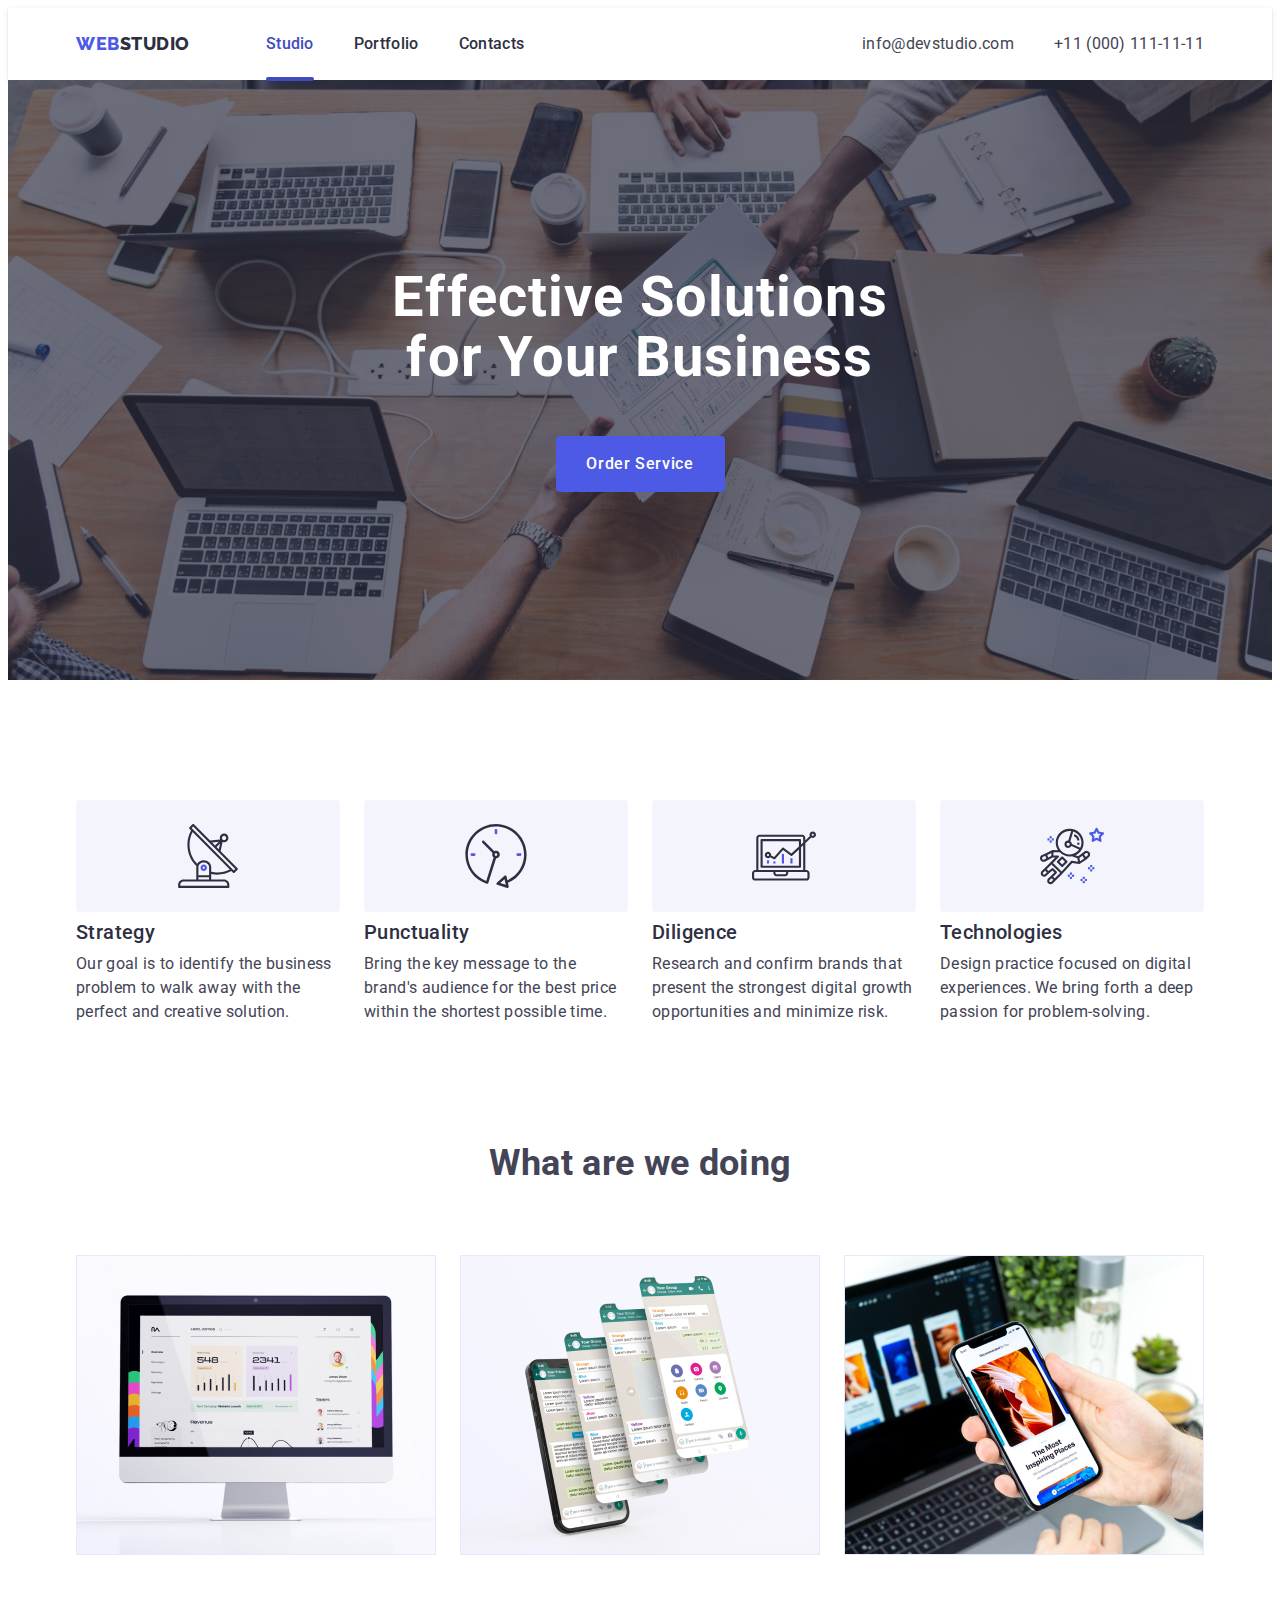
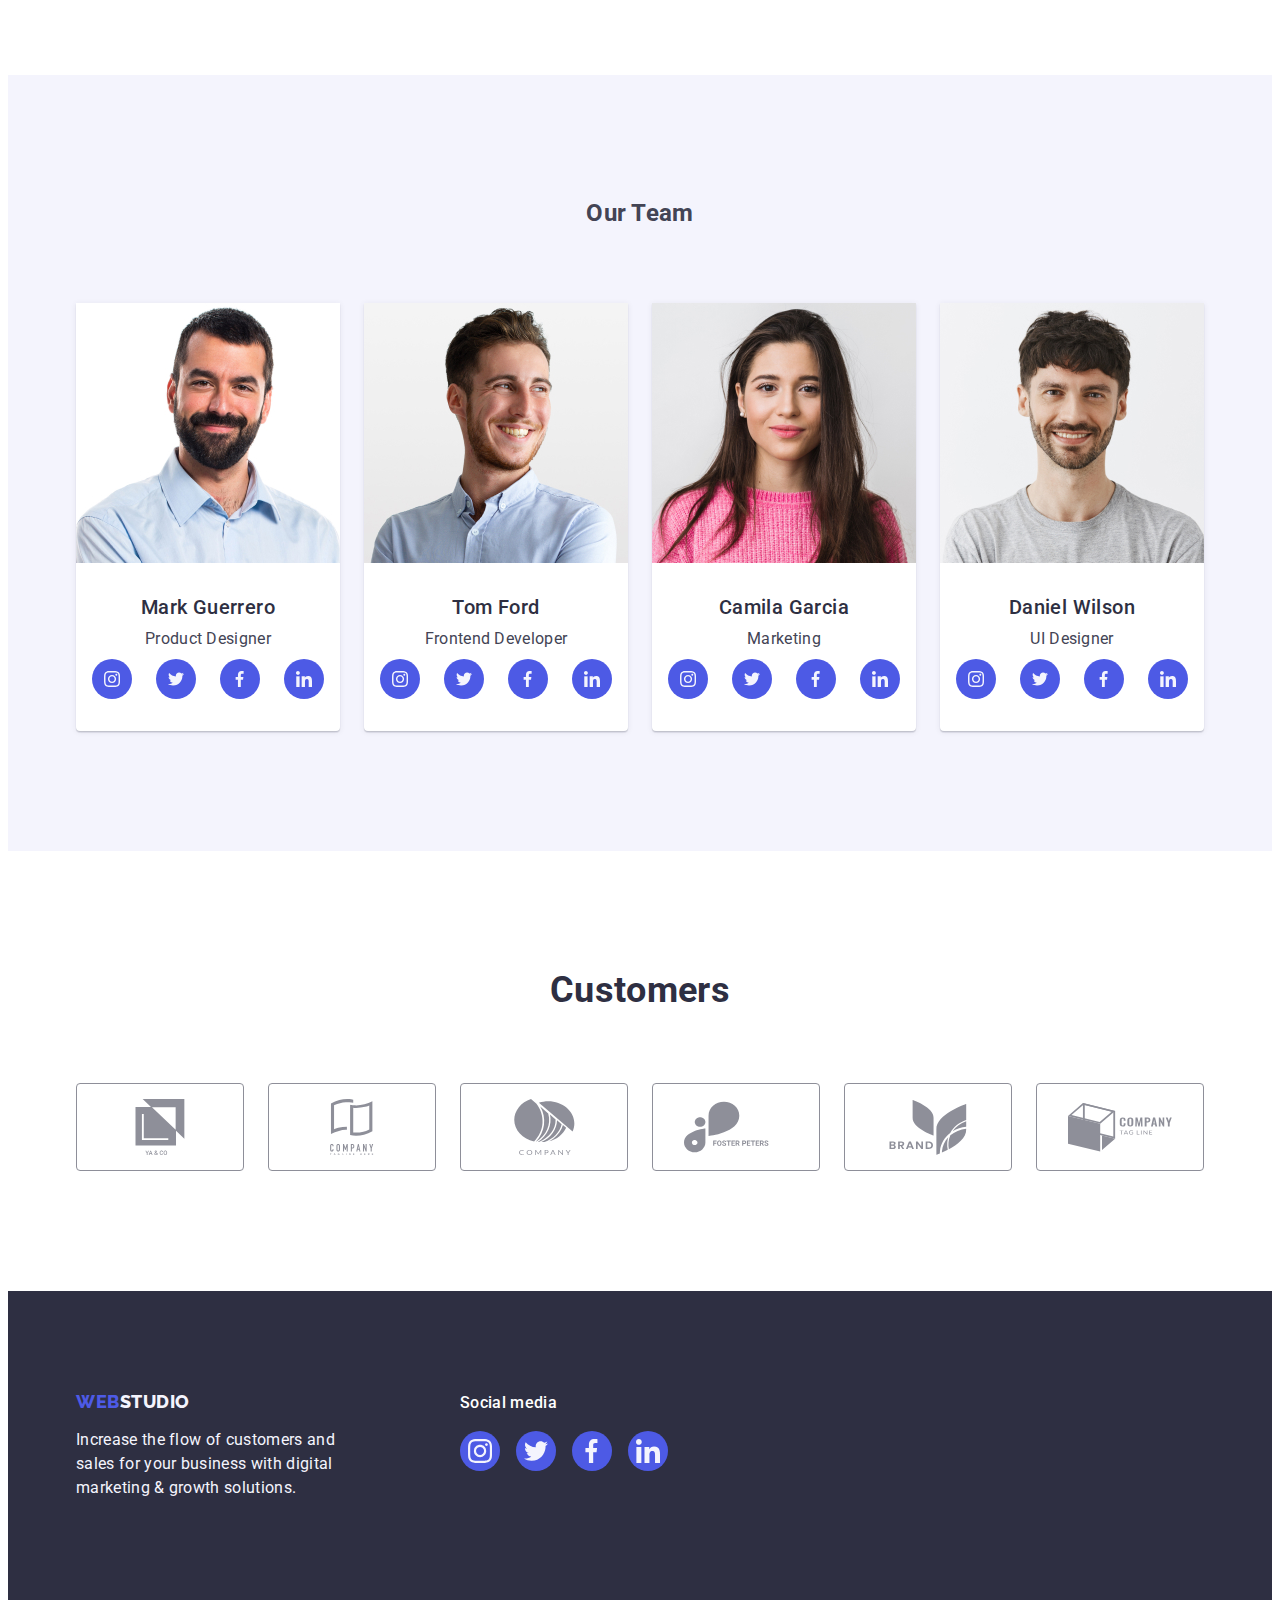
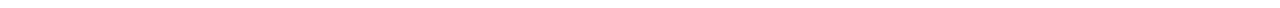
<file: index.html>
<!DOCTYPE html>
<html lang="en">
<head>
    <meta charset="UTF-8">
    <meta http-equiv="X-UA-Compatible" content="IE=edge">
    <meta name="viewport" content="width=device-width, initial-scale=1.0">
    <title>Document</title>
    <link rel="preconnect" href="https://fonts.googleapis.com">
    <link rel="preconnect" href="https://fonts.gstatic.com" crossorigin>
    <link href="https://fonts.googleapis.com/css2?family=Raleway:wght@800&family=Roboto:wght@400;500;700;900&display=swap"
        rel="stylesheet">
    <link rel="stylesheet" href="https://cdnjs.cloudflare.com/ajax/libs/modern-normalize/1.1.0/modern-normalize.min.css"
        integrity="sha512-wpPYUAdjBVSE4KJnH1VR1HeZfpl1ub8YT/NKx4PuQ5NmX2tKuGu6U/JRp5y+Y8XG2tV+wKQpNHVUX03MfMFn9Q=="
        crossorigin="anonymous" referrerpolicy="no-referrer">
    <link rel="stylesheet" href="./css/styles.css">
</head>
<body>
    <!-- Шапка сайта -->
    <header class="header">
        <div class="container header-container">
            <nav class="header-navigation">
                <!-- Логотип -->
                <a href="./index.html" class="header-logo link">
                    Web<span class="header-logo-accent">Studio</span>
                </a>
            
                <ul class="navigation-list list">
                    <li class="navigation-item">
                        <a href="./index.html" class="navigation-link link current">Studio</a>
                    </li>
                    <li class="navigation-item">
                        <a href="./portfolio.html" class="navigation-link link">Portfolio</a>
                    </li>
                    <li class="navigation-item">
                        <a href="" class="navigation-link link">Contacts</a>
                    </li>
                </ul>
            </nav>
            <!--  Контактная информация  -->
            <address class="address">
                <ul class="address-list list">
                    <li><a href="mailto:info@devstudio.com" class="address-link link">info@devstudio.com</a></li>
                    <li><a href="tel:+110001111111" class="address-link link">+11 (000) 111-11-11</a></li>
                </ul>
            </address>
        </div>
          
    </header>

    <main>
        <!-- Главная секция 1-й страницы -->
        <section class="hero">
            <div class="hero-wrap container">
                <h1 class="hero-title">Effective Solutions for Your Business</h1>
                <button data-modal-open type="button" class="hero-button">Order Service</button>
            </div>
        </section>
        
        <!--  Features  -->
        <section class="features-section section">
            <div class="container">
                <h2 class="features-title hidden-title">Features</h2>
                <ul class="features-list list">
                    <li class="features-list-item">
                        <div class="features-icon-wrap">
                            <svg class="features-item-icon" width="64" height="64">
                                <use href="./images/icons.svg#icon-antenna"></use>
                            </svg>
                        </div>
                        <h3 class="features-list-title">Strategy</h3>
                        <p class="features-list-text">Our goal is to identify the business problem to walk away with the perfect and creative solution.</p>
                    </li>
                    <li class="features-list-item">
                        <div class="features-icon-wrap">
                            <svg class="features-item-icon" width="64" height="64">
                                <use href="./images/icons.svg#icon-clock"></use>
                            </svg>
                        </div>                        
                        <h3 class="features-list-title">Punctuality</h3>
                        <p class="features-list-text">Bring the key message to the brand's audience for the best price within the shortest possible time.</p>
                    </li>
                    <li class="features-list-item">
                        <div class="features-icon-wrap">
                            <svg class="features-item-icon" width="64" height="64">
                                <use href="./images/icons.svg#icon-diagram"></use>
                            </svg>
                        </div>                          
                        <h3 class="features-list-title">Diligence</h3>
                        <p class="features-list-text">Research and confirm brands that present the strongest digital growth opportunities and minimize risk.
                        </p>
                    </li>
                    <li class="features-list-item">
                        <div class="features-icon-wrap">
                            <svg class="features-item-icon" width="64" height="64">
                                <use href="./images/icons.svg#icon-astronaut"></use>
                            </svg>
                        </div>
                        <h3 class="features-list-title">Technologies</h3>
                        <p class="features-list-text">Design practice focused on digital experiences. We bring forth a deep passion for problem-solving.</p>
                    </li>
                </ul>
            </div>
        </section>
        <!--  We doing  -->
        <section class="we-doing-section">
            <div class="container">
                <h2 class="we-doing-section-title">What are we doing</h2>
                <ul class="we-doing-list-img list">
                    <li class="we-doing-img">
                        <img src="./images/page-1/img-1.jpg" alt="Computer" width="360">
                    </li>
                    <li class="we-doing-img">
                        <img src="./images/page-1/img-2.jpg" alt="Applications" width="360">
                    </li>
                    <li class="we-doing-img">
                        <img src="./images/page-1/img-3.jpg" alt="Phone" width="360">
                    </li>
                </ul>
            </div>
        </section>
        
        <!--  Team-list  -->
        <section class="team-section section">
            <div class="container">
                <h2 class="team-section-title">Our Team</h2>
                <ul class="team-list list">
                    <li class="team-card-list">
                        <img src="./images/page-1/team-card-1.jpg" alt="Product Designer" width="264">
                        <div class="team-card-wrap">
                            <h3 class="team-card-title">Mark Guerrero</h3>
                            <p class="team-card-text">Product Designer</p>
                            <ul class="team-social-list list">
                                <li class="team-social-item">
                                    <a href="" class="team-social-link link">
                                        <svg class="team-social-icon" width="16" height="16">
                                            <use href="./images/icons.svg#icon-instagram"></use>
                                        </svg> 
                                    </a>
                                </li>
                                <li class="team-social-item">
                                    <a href="" class="team-social-link link">                                    
                                        <svg class="team-social-icon" width="16" height="16">
                                            <use href="./images/icons.svg#icon-twitter"></use>
                                        </svg>
                                    </a>
                                </li>
                                <li class="team-social-item">
                                    <a href="" class="team-social-link link">
                                    <svg class="team-social-icon" width="16" height="16">
                                            <use href="./images/icons.svg#icon-facebook"></use>
                                    </svg>
                                    </a>
                                </li>
                                <li class="team-social-item">
                                    <a href="" class="team-social-link link">
                                    <svg class="team-social-icon" width="16" height="16">
                                            <use href="./images/icons.svg#icon-linkedin"></use>
                                    </svg>
                                    </a>
                                </li>
                            </ul>
                        </div>
                    </li>
                    <li class="team-card-list">
                        <img src="./images/page-1/team-card-2.jpg" alt="Frontend Developer" width="264">
                        <div class="team-card-wrap">
                            <h3 class="team-card-title">Tom Ford</h3>
                            <p class="team-card-text">Frontend Developer</p>
                            <ul class="team-social-list list">
                                <li class="team-social-item">
                                    <a href="" class="team-social-link link">
                                        <svg class="team-social-icon" width="16" height="16">
                                            <use href="./images/icons.svg#icon-instagram"></use>
                                        </svg>
                                    </a>
                                </li>
                                <li class="team-social-item">
                                    <a href="" class="team-social-link link">
                                        <svg class="team-social-icon" width="16" height="16">
                                            <use href="./images/icons.svg#icon-twitter"></use>
                                        </svg>
                                    </a>
                                </li>
                                <li class="team-social-item">
                                    <a href="" class="team-social-link link">
                                        <svg class="team-social-icon" width="16" height="16">
                                            <use href="./images/icons.svg#icon-facebook"></use>
                                        </svg>
                                    </a>
                                </li>
                                <li class="team-social-item">
                                    <a href="" class="team-social-link link">
                                        <svg class="team-social-icon" width="16" height="16">
                                            <use href="./images/icons.svg#icon-linkedin"></use>
                                        </svg>
                                    </a>
                                </li>
                            </ul>
                        </div>
                    </li>
                    <li class="team-card-list">
                        <img src="./images/page-1/team-card-3.jpg" alt="Marketing" width="264">
                        <div class="team-card-wrap">
                            <h3 class="team-card-title">Camila Garcia</h3>
                            <p class="team-card-text">Marketing</p>
                            <ul class="team-social-list list">
                                <li class="team-social-item">
                                    <a href="" class="team-social-link link">
                                        <svg class="team-social-icon" width="16" height="16">
                                            <use href="./images/icons.svg#icon-instagram"></use>
                                        </svg>
                                    </a>
                                </li>
                                <li class="team-social-item">
                                    <a href="" class="team-social-link link">
                                        <svg class="team-social-icon" width="16" height="16">
                                            <use href="./images/icons.svg#icon-twitter"></use>
                                        </svg>
                                    </a>
                                </li>
                                <li class="team-social-item">
                                    <a href="" class="team-social-link link">
                                        <svg class="team-social-icon" width="16" height="16">
                                            <use href="./images/icons.svg#icon-facebook"></use>
                                        </svg>
                                    </a>
                                </li>
                                <li class="team-social-item">
                                    <a href="" class="team-social-link link">
                                        <svg class="team-social-icon" width="16" height="16">
                                            <use href="./images/icons.svg#icon-linkedin"></use>
                                        </svg>
                                    </a>
                                </li>
                            </ul>
                        </div>
                    </li>
                    <li class="team-card-list">
                        <img src="./images/page-1/team-card-4.jpg" alt="UI Designer" width="264">
                        <div class="team-card-wrap">
                            <h3 class="team-card-title">Daniel Wilson</h3>
                            <p class="team-card-text">UI Designer</p>
                            <ul class="team-social-list list">
                                <li class="team-social-item">
                                    <a href="" class="team-social-link link">
                                        <svg class="team-social-icon" width="16" height="16">
                                            <use href="./images/icons.svg#icon-instagram"></use>
                                        </svg>
                                    </a>
                                </li>
                                <li class="team-social-item">
                                    <a href="" class="team-social-link link">
                                        <svg class="team-social-icon" width="16" height="16">
                                            <use href="./images/icons.svg#icon-twitter"></use>
                                        </svg>
                                    </a>
                                </li>
                                <li class="team-social-item">
                                    <a href="" class="team-social-link link">
                                        <svg class="team-social-icon" width="16" height="16">
                                            <use href="./images/icons.svg#icon-facebook"></use>
                                        </svg>
                                    </a>
                                </li>
                                <li class="team-social-item">
                                    <a href="" class="team-social-link link">
                                        <svg class="team-social-icon" width="16" height="16">
                                            <use href="./images/icons.svg#icon-linkedin"></use>
                                        </svg>
                                    </a>
                                </li>
                            </ul>
                        </div>
                    </li>
                </ul>
            </div>
        </section>

        <!--   Клиент - секция -->
        <section class="customers-section section">
            <div class="container">
                <h2 class="customers-section-title">Customers</h2>
                <ul class="customers-section-list list">
                    <li class="customers-section-item">
                        <a href="" class="customers-soc-link">
                            <svg class="customers-soc-icon" width="104" height="56">
                                <use href="./images/icons.svg#icon-group"></use>
                            </svg>
                        </a>
                    </li>
                    <li class="customers-section-item">
                        <a href="" class="customers-soc-link">
                            <svg class="customers-soc-icon" width="104" height="56">
                                <use href="./images/icons.svg#icon-group-1"></use>
                            </svg>
                        </a>
                    </li>
                    <li class="customers-section-item">
                        <a href="" class="customers-soc-link">
                            <svg class="customers-soc-icon" width="104" height="56">
                                <use href="./images/icons.svg#icon-group-2"></use>
                            </svg>
                        </a>
                    </li>
                    <li class="customers-section-item">
                        <a href="" class="customers-soc-link">
                            <svg class="customers-soc-icon" width="104" height="56">
                                <use href="./images/icons.svg#icon-group-3"></use>
                            </svg>
                        </a>
                    </li>
                    <li class="customers-section-item">
                        <a href="" class="customers-soc-link">
                            <svg class="customers-soc-icon" width="104" height="56">
                                <use href="./images/icons.svg#icon-group-4"></use>
                            </svg>
                        </a>
                    </li>
                    <li class="customers-section-item">
                        <a href="" class="customers-soc-link">
                            <svg class="customers-soc-icon" width="104" height="56">
                                <use href="./images/icons.svg#icon-group-5"></use>
                            </svg>
                        </a>
                    </li>
                </ul>
            </div>
        </section>
    </main>
    
    <!--  Футер  -->
    <footer class="footer">
            <div class="container footer-wrap">
                <div class="footer-wrap-left">
                    <a href="./index.html" class="footer-logo-link link">
                        Web<span class="footer-logo-accent">Studio</span>
                    </a>
                    <p class="footer-text">Increase the flow of customers and sales for your business with digital marketing &
                        growth
                        solutions.</p>
                </div>
            
                <div class="footer-wrap-center">
                    <p class="footer-text">Social media</p>
                    <ul class="footer-media-list list">
                        <li class="footer-media-item">
                            <a href="" class="footer-media-link link">
                                <svg class="footer-media-icon" width="24" height="24">
                                    <use href="./images/icons.svg#icon-instagram"></use>
                                </svg>
                            </a>
                        </li>
                        <li class="footer-media-item">
                            <a href="" class="footer-media-link link">
                                <svg class="footer-media-icon" width="24" height="24">
                                    <use href="./images/icons.svg#icon-twitter"></use>
                                </svg>
                            </a>
                        </li>
                        <li class="footer-media-item">
                            <a href="" class="footer-media-link link">
                                <svg class="footer-media-icon" width="24" height="24">
                                    <use href="./images/icons.svg#icon-facebook"></use>
                                </svg>
                            </a>
                        </li>
                        <li class="footer-media-item">
                            <a href="" class="footer-media-link link">
                                <svg class="footer-media-icon" width="24" height="24">
                                    <use href="./images/icons.svg#icon-linkedin"></use>
                                </svg>
                            </a>
                        </li>
                    </ul>
                </div>
            
            </div>
    </footer>

    <div data-modal class="backdrop is-hidden">
        <div class="modal">
            <button data-modal-close type="button" class="modal-close-btn">
                <svg class="cross-icon" width="8" height="8">
                    <use href="./images/icons.svg#icon-close-black" ></use>
                </svg>
            </button>
        </div>
    </div>
    <script src="./js/modal.js"></script>
</body>
</html>
</file>
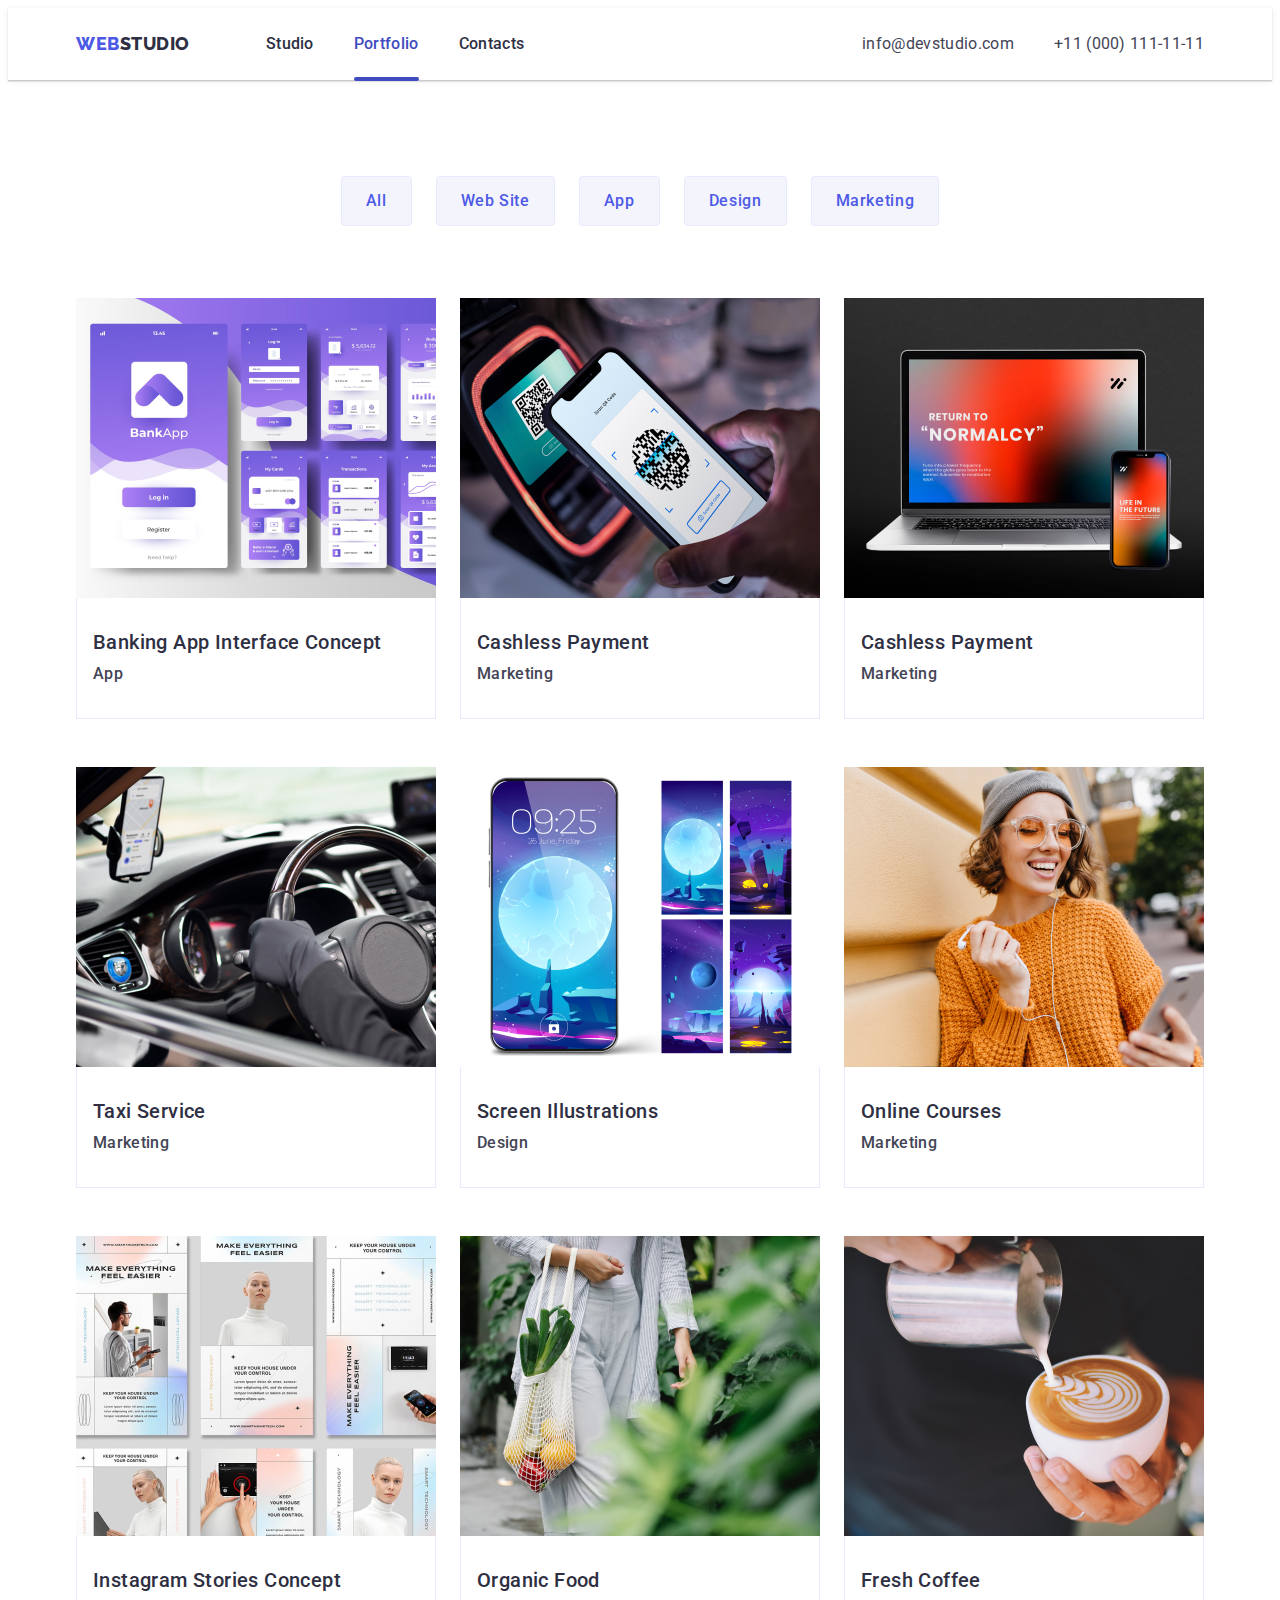
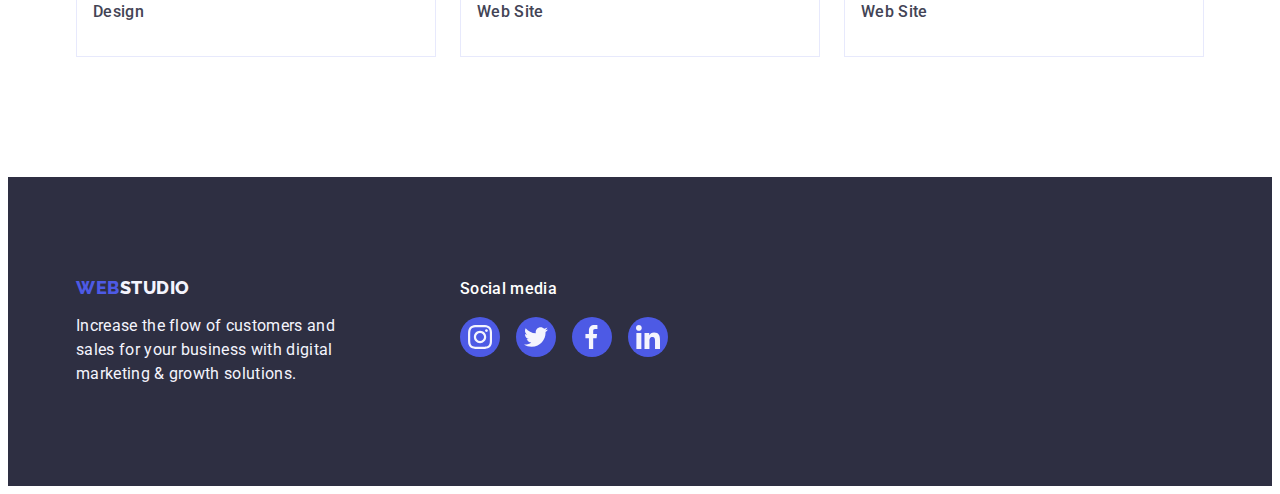
<file: portfolio.html>
<!DOCTYPE html>
<html lang="en">

<head>
    <meta charset="UTF-8">
    <meta http-equiv="X-UA-Compatible" content="IE=edge">
    <meta name="viewport" content="width=device-width, initial-scale=1.0">
    <title>Document</title>
    <link rel="preconnect" href="https://fonts.googleapis.com">
    <link rel="preconnect" href="https://fonts.gstatic.com" crossorigin>
    <link href="https://fonts.googleapis.com/css2?family=Raleway:wght@800&family=Roboto:wght@400;500;700;900&display=swap"
        rel="stylesheet">
    <link rel="stylesheet" href="https://cdnjs.cloudflare.com/ajax/libs/modern-normalize/1.1.0/modern-normalize.min.css"
        integrity="sha512-wpPYUAdjBVSE4KJnH1VR1HeZfpl1ub8YT/NKx4PuQ5NmX2tKuGu6U/JRp5y+Y8XG2tV+wKQpNHVUX03MfMFn9Q=="
        crossorigin="anonymous" referrerpolicy="no-referrer" />
    <link rel="stylesheet" href="./css/styles.css">
</head>

<body>
    <!-- Шапка сайта -->
    <header class="header">
        <div class="container header-container">
            <nav class="header-navigation">
                <!-- Логотип -->
                <a href="./index.html" class="header-logo link">
                    Web<span class="header-logo-accent">Studio</span>
                </a>
            
                <ul class="navigation-list list">
                    <li class="navigation-item">
                        <a href="./index.html" class="navigation-link link">Studio</a>
                    </li>
                    <li class="navigation-item">
                        <a href="./portfolio.html" class="navigation-link link current">Portfolio</a>
                    </li>
                    <li class="navigation-item">
                        <a href="" class="navigation-link link">Contacts</a>
                    </li>
                </ul>
            </nav>
            <!--  Контактная информация  -->
            <address class="address">
                <ul class="address-list list">
                    <li><a href="mailto:info@devstudio.com" class="address-link link">info@devstudio.com</a></li>
                    <li><a href="tel:+110001111111" class="address-link link">+11 (000) 111-11-11</a></li>
                </ul>
            </address>
        </div>

    </header>

    <main> 
            <!-- Кнопки Портфолио -->
        <section class="portfolio section">
            <div class="container portfolio-container">
                <h1 class="portfolio-title hidden-title">Portfolio</h1>
                    <ul class="portfolio-btn-list list">
                        <li><button type="button" class="portfolio-btn-link">All</button></li>
                        <li><button type="button" class="portfolio-btn-link">Web Site</button></li>
                        <li><button type="button" class="portfolio-btn-link">App</button></li>
                        <li><button type="button" class="portfolio-btn-link">Design</button></li>
                        <li><button type="button" class="portfolio-btn-link">Marketing</button></li>
                    </ul>
            <!-- Список Портфолио -->
                    <ul class="portfolio-list list">
                        <li class="portfolio-item">
                            <a href="" class="portfolio-link link">
                                <div class="portfolio-top-wrap">
                                    <img src="./images/page-2/bank-app-1.jpg" alt="Banking App" width="360">
                                    <p class="portfolio-top-text">
                                        14 Stylish and User-Friendly App Design Concepts · Task Manager App · Calorie Tracker App · Exotic Fruit Ecommerce
                                        App ·
                                        Cloud Storage App
                                    </p>
                                </div>

                                <div class="portfolio-link-wrap">
                                    <h2 class="portfolio-link-title">Banking App Interface Concept</h2>
                                    <p class="portfolio-link-text">App</p>
                                </div>
                            </a>
                        </li>
                        <li class="portfolio-item">
                            <a href="" class="portfolio-link link">
                                <div class="portfolio-top-wrap">
                                    <img src="./images/page-2/cash-pay-2.jpg" alt="Cashless Payment" width="360">
                                    <p class="portfolio-top-text">
                                        14 Stylish and User-Friendly App Design Concepts · Task Manager App · Calorie Tracker App · Exotic Fruit Ecommerce
                                        App ·
                                        Cloud Storage App
                                    </p>
                                </div>

                                <div class="portfolio-link-wrap">
                                    <h2 class="portfolio-link-title">Cashless Payment</h2>
                                    <p class="portfolio-link-text">Marketing</p>
                                </div>
                            </a>
                        </li>
                        <li class="portfolio-item">
                            <a href="" class="portfolio-link link">
                                <div class="portfolio-top-wrap">
                                    <img src="./images/page-2/medit-app-3.jpg" alt="Meditation App" width="360">
                                    <p class="portfolio-top-text">
                                        14 Stylish and User-Friendly App Design Concepts · Task Manager App · Calorie Tracker App · Exotic Fruit Ecommerce
                                        App ·
                                        Cloud Storage App
                                    </p>
                                </div>
                                
                                <div class="portfolio-link-wrap">
                                    <h2 class="portfolio-link-title">Cashless Payment</h2>
                                    <p class="portfolio-link-text">Marketing</p>
                                </div>     
                            </a>
                        </li>
                        <li class="portfolio-item">
                            <a href="" class="portfolio-link link">
                                <div class="portfolio-top-wrap">
                                    <img src="./images/page-2/tax-srv-4.jpg" alt="Taxi Service" width="360">
                                    <p class="portfolio-top-text">
                                        14 Stylish and User-Friendly App Design Concepts · Task Manager App · Calorie Tracker App · Exotic Fruit Ecommerce
                                        App ·
                                        Cloud Storage App
                                    </p>
                                </div>
                                
                                <div class="portfolio-link-wrap">
                                    <h2 class="portfolio-link-title">Taxi Service</h2>
                                    <p class="portfolio-link-text">Marketing</p>
                                </div>
            
                            </a>
                        </li>
                        <li class="portfolio-item">
                            <a href="" class="portfolio-link link">
                                <div class="portfolio-top-wrap">
                                    <img src="./images/page-2/scr-ill-5.jpg" alt="Screen Illustrations" width="360">
                                    <p class="portfolio-top-text">
                                        14 Stylish and User-Friendly App Design Concepts · Task Manager App · Calorie Tracker App · Exotic Fruit Ecommerce
                                        App ·
                                        Cloud Storage App
                                    </p>
                                </div>
                                
                                <div class="portfolio-link-wrap">
                                    <h2 class="portfolio-link-title">Screen Illustrations</h2>
                                    <p class="portfolio-link-text">Design</p>
                                </div>
            
                            </a>
                        </li>
                        <li class="portfolio-item">
                            <a href="" class="portfolio-link link">
                                <div class="portfolio-top-wrap">
                                    <img src="./images/page-2/onl-course-6.jpg" alt="Online Courses" width="360">
                                    <p class="portfolio-top-text">
                                        14 Stylish and User-Friendly App Design Concepts · Task Manager App · Calorie Tracker App · Exotic Fruit Ecommerce
                                        App ·
                                        Cloud Storage App
                                    </p>
                                </div>
                                
                                <div class="portfolio-link-wrap">
                                    <h2 class="portfolio-link-title">Online Courses</h2>
                                    <p class="portfolio-link-text">Marketing</p>
                                </div>
            
                            </a>
                        </li>
                        <li class="portfolio-item">
                            <a href="" class="portfolio-link link">
                                <div class="portfolio-top-wrap">
                                    <img src="./images/page-2/inst-str-7.jpg" alt="Instagram Stories Concept" width="360">
                                    <p class="portfolio-top-text">
                                        14 Stylish and User-Friendly App Design Concepts · Task Manager App · Calorie Tracker App · Exotic Fruit Ecommerce
                                        App ·
                                        Cloud Storage App
                                    </p>
                                </div>
                                
                                <div class="portfolio-link-wrap">
                                    <h2 class="portfolio-link-title">Instagram Stories Concept</h2>
                                    <p class="portfolio-link-text">Design</p>
                                </div>
                            </a>
                        </li>
                        <li class="portfolio-item">
                            <a href="" class="portfolio-link link">
                                <div class="portfolio-top-wrap">
                                    <img src="./images/page-2/food-8.jpg" alt="Organic Food" width="360">
                                    <p class="portfolio-top-text">
                                        14 Stylish and User-Friendly App Design Concepts · Task Manager App · Calorie Tracker App · Exotic Fruit Ecommerce
                                        App ·
                                        Cloud Storage App
                                    </p>
                                </div>
                                
                                <div class="portfolio-link-wrap">
                                    <h2 class="portfolio-link-title">Organic Food</h2>
                                    <p class="portfolio-link-text">Web Site</p>
                                </div>
                            </a>
                        </li>
                        <li class="portfolio-item">
                            <a href="" class="portfolio-link link">
                                <div class="portfolio-top-wrap">
                                    <img src="./images/page-2/coffee-9.jpg" alt="Fresh Coffee" width="360">
                                    <p class="portfolio-top-text">
                                        14 Stylish and User-Friendly App Design Concepts · Task Manager App · Calorie Tracker App · Exotic Fruit Ecommerce
                                        App ·
                                        Cloud Storage App
                                    </p>
                                </div>
                                
                                <div class="portfolio-link-wrap">
                                    <h2 class="portfolio-link-title">Fresh Coffee</h2>
                                    <p class="portfolio-link-text">Web Site</p>
                                </div>
                            </a>
                        </li>
                    </ul>
                </div>
        </section>
    </main>

    <footer class="footer">
        <!-- Футер -->
        <div class="container footer-wrap">
            <div class="footer-wrap-left">
                <a href="./index.html" class="footer-logo-link link">
                    Web<span class="footer-logo-accent">Studio</span>
                </a>
                <p class="footer-text">Increase the flow of customers and sales for your business with digital marketing & growth
                    solutions.</p>
            </div>
        
            <div class="footer-wrap-center">
                <p class="footer-text">Social media</p>
                <ul class="footer-media-list list">
                    <li class="footer-media-item">
                        <a href="" class="footer-media-link link">
                            <svg class="footer-media-icon" width="24" height="24">
                                <use href="./images/icons.svg#icon-instagram"></use>
                            </svg>
                        </a>
                    </li>
                    <li class="footer-media-item">
                        <a href="" class="footer-media-link link">
                            <svg class="footer-media-icon" width="24" height="24">
                                <use href="./images/icons.svg#icon-twitter"></use>
                            </svg>
                        </a>
                    </li>
                    <li class="footer-media-item">
                        <a href="" class="footer-media-link link">
                            <svg class="footer-media-icon" width="24" height="24">
                                <use href="./images/icons.svg#icon-facebook"></use>
                            </svg>
                        </a>
                    </li>
                    <li class="footer-media-item">
                        <a href="" class="footer-media-link link">
                            <svg class="footer-media-icon" width="24" height="24">
                                <use href="./images/icons.svg#icon-linkedin"></use>
                            </svg>
                        </a>
                    </li>
                </ul>
            </div>
            
        </div>   
    </footer>

</body>

</html>
</file>
<file: css/styles.css>
:root {
    --iris: #4D5AE5;
    --ocean: #404BBF;
    --navy-blue: #2E2F42;
    --green: #31D0AA;
    --slate: #434455;
    --light-slate: #8E8F99;
    --cornflower: #E7E9FC;
    --cloud: #F4F4FD;
    --navy-blue-modal: #2E2F42;
    --grey: #2E2F42;
    --white: #FFFFFF;
    --dairy: #FCFCFC;
}

/* Скидываем стили для всех элементов */
* {
    box-sizing: border-box;
}

h1,
h2,
h3,
h4,
p {
    margin-top: 0;
    margin-bottom: 0;
}

ul,
ol {
    margin-top: 0;
    margin-bottom: 0;
    padding-left: 0;
}

img {
    display: block;
}

button {
    cursor: pointer;
}

/*Убираем точки возле текста */
.list {
    list-style: none;
    margin: 0;
    padding: 0;
}

.link {
    text-decoration: none;
}

body {
    background-color: var(--white);
    color: var(--slate);

    font-family: Roboto, sans-serif;
    letter-spacing: 0.02em;
    font-size: 16px;
    line-height: 1.5;
}

.section {
    padding-top: 120px;
    padding-bottom: 120px;
}
.hidden-title {
    position: absolute;
    width: 1px;
    height: 1px;
    margin: -1px;
    border: 0;
    padding: 0;

    white-space: nowrap;
    clip-path: inset(100%);
    clip: rect(0 0 0 0);
    overflow: hidden;
}

.container {
    width: 1158px;
    margin-left: auto;
    margin-right: auto;
    padding-right: 15px;
    padding-left: 15px;
    margin: 0 auto;
}


.header {
    /* border-bottom: 1px solid #E7E9FC; */
    box-shadow: 0px 2px 1px rgba(46, 47, 66, 0.08), 0px 1px 1px rgba(46, 47, 66, 0.16), 0px 1px 6px rgba(46, 47, 66, 0.08);
}

.header-container {
    display: flex;
    align-items: center;
    justify-content: space-between;
}

.header-navigation {
    display: flex;
    align-items: center;
}


/* Логотип */
.header-logo {
    margin-right: 76px;
    color: var(--iris);

    font-family: Raleway, sans-serif;
    letter-spacing: 0.03em;
    font-weight: 800;
    font-size: 18px;
    line-height: 1.17;
    text-transform: uppercase;
    
}

.header-logo-accent {
    color:var(--navy-blue);
}

/* Навигация */
.navigation-list {
    display: flex;
    align-items: center;
    gap: 40px;
}


.navigation-link {
    display: inline-block;
    padding: 24px 0;
    color: var(--grey);

    font-weight: 500;
    font-size: 16px;
    line-height: 1.5;

    transition: color 250ms cubic-bezier(0.4, 0, 0.2, 1);
    position: relative;
}
.current {
    color: var(--ocean);
}

.current::after {
    content: "";
    display: block;
    position: absolute;

    bottom: -1px;
    width: 100%;
    height: 4px;
    border-radius: 2px;

    background-color: var(--ocean);
}

.navigation-link:hover,
.navigation-link:focus,
.navigation-link:active {
    color: var(--ocean);
}



/* Контактная информация */
.address {
    font-style: normal;
}

.address-list {
    display: flex;
    margin-left: auto;
    gap: 40px;
}

.address-link {
    color: var(--slate); 
    
    transition: color 250ms cubic-bezier(0.4, 0, 0.2, 1);
}

.address-link:hover,
.address-link:focus,
.address-link:active {
    color: var(--ocean);
}

/* Главная секция 1-й страницы */

.hero {
    max-width: 1440px;
    margin: 0 auto;

    background: var(--navy-blue);
    background-image: linear-gradient(rgba(46, 47, 66, 0.7), rgba(46, 47, 66, 0.7)),
    url(../images/page-1/hero-img.jpg);
    background-repeat: no-repeat;
    background-size: cover;
    background-position: center;
}

.hero-wrap {
    padding: 188px 0;
    text-align: center;
}

.hero-title {
    max-width: 496px;
    margin: 0 auto;
    margin-bottom: 48px;
    color: var(--white);

    font-weight: 700;
    font-size: 56px;
    line-height: 1.07;
    letter-spacing: 0.02em;
    text-align: center;
}

.hero-button {
    display: block;
    min-width: 169px;
    height: 56px;
    border: none;
    margin: 0 auto;
    
    
    background-color: var(--iris);
    border-radius: 4px;
    color: var(--white);

    font-family: inherit;
    font-weight: 500;
    font-size: 16px;
    line-height: 1.5;
    letter-spacing: 0.04em;

    transition: background-color 250ms cubic-bezier(0.4, 0, 0.2, 1);

}

.hero-button:hover,
.hero-button:focus,
.hero-button:active {
    background-color: var(--ocean);
    color: var(--white);

}


/* Features */
.features-list {
    display: flex;
    justify-content: space-between;
    gap: 24px;
}

.features-list-item {
    width: calc((100% - 72px) / 4);
}

.features-list-title {
    color: var(--grey);
    margin-bottom: 8px;

    font-weight: 500;
    font-size: 20px;
    line-height: 1.2;
    letter-spacing: 0.02em;

}

.features-icon-wrap {
    display: flex;
    justify-content: center;
    align-items: center;

    width: 264px;
    height: 112px;
    border-radius: 4px;

    background-color: var(--cloud);
    margin-bottom: 8px;
}
 



 /* We doing */
 
.we-doing-section {
    padding-bottom: 120px;
}
 
.we-doing-section-title {
    margin-bottom: 72px;
    text-align: center;

    font-weight: 700;
    font-size: 36px;
    line-height: 1.1;
}

.we-doing-list-img {
    display: flex;
    gap: 24px;
}

.we-doing-img {
    width: calc((100% - 48px) / 3);
}

/* Team-list */
.team-section {
    background-color: var(--cloud);
}

.team-section-title {
    margin-bottom: 72px;
    text-align: center;
}

.team-list {
    display: flex;
    justify-content: space-between;
    gap: 24px;
}

.team-card-list {
    background-color: var(--white);

    width: calc((100% - 72px) / 4);

    box-shadow: 0px 1px 6px rgba(46, 47, 66, 0.08), 0px 1px 1px rgba(46, 47, 66, 0.16), 0px 2px 1px rgba(46, 47, 66, 0.08);
    border-radius: 0px 0px 4px 4px;
}
.team-card-wrap {
    padding: 32px 0;

}
.team-card-title {
    color: var(--grey);
    margin-bottom: 8px;

    font-weight: 500;
    text-align: center;
    font-size: 20px;
    line-height: 1.2;
    letter-spacing: 0.02em;
}

.team-card-text {
    text-align: center;
    margin-bottom: 8px;
}

.team-social-list {
    display: flex;
    justify-content: center;
    gap: 24px;
}

.team-social-link {
    display: flex;
    justify-content: center;
    align-items: center;
    background-color: var(--iris) ;
    width: 40px;
    height: 40px;
    border-radius: 50%; 

    transition: background-color 250ms cubic-bezier(0.4, 0, 0.2, 1);
}

.team-social-link:hover,
.team-social-link:focus {
    background-color: var(--ocean);
}
.team-social-icon {
    fill: var(--cloud);
}

/* Клиент секция */
.customers-section-title {
    margin-bottom: 72px;

    color: var(--grey);
    font-weight: 700;
    font-size: 36px;
    line-height: 1.1;
    font-size: 36px;

    text-align: center;
}
.customers-section-list {
    display: flex;

    gap: 24px;
}
.customers-section-item {
    width: calc((100% - 120px) / 6);
    height: 88px;
}

.customers-soc-link {
    display: flex;
    justify-content: center;
    align-items: center;

    width: 100%;
    height: 100%;

    color: var(--light-slate);

    border: 1px solid #8E8F99;
    border-radius: 4px;

    transition: border-color 250ms cubic-bezier(0.4, 0, 0.2, 1),
                color 250ms cubic-bezier(0.4, 0, 0.2, 1);
}

.customers-soc-link:hover,
.customers-soc-link:focus {
    border-color: var(--ocean);
    color: var(--ocean);
}

.customers-section-item {
    margin: 0 auto;
}
.customers-soc-icon {
    fill: currentColor;
}



/* Portfolio */
.portfolio {
    padding-top: 96px;
}


/* Button Portfolio */
.portfolio-btn-list{ 
    display: flex;
    justify-content: center;
    gap: 24px;

    margin-bottom: 72px;
}

.portfolio-btn-link {
    border-radius: 4px;
    padding: 12px 24px;
    /* min-width: 78px; */
    text-align: center;

    border: 1px solid #e7e9fc;
    background-color: var(--cloud);
    color: var(--iris);

    font-family: Roboto, sans-serif;
    font-weight: 500;
    font-size: 16px;
    line-height: 1.5;
    letter-spacing: 0.04em;

    transition: color 250ms cubic-bezier(0.4, 0, 0.2, 1),
                background-color 250ms cubic-bezier(0.4, 0, 0.2, 1),
                border-color 250ms cubic-bezier(0.4, 0, 0.2, 1),
                box-shadow 250ms cubic-bezier(0.4, 0, 0.2, 1);
    }

.portfolio-btn-link:hover,
.portfolio-btn-link:focus {
    box-shadow: 0px 3px 1px rgba(0, 0, 0, 0.1), 0px 2px 1px rgba(0, 0, 0, 0.08), 0px 2px 2px rgba(0, 0, 0, 0.12);
    border: 1px solid transparent;
    background-color: var(--ocean);
    color:  var(--white);

}
 /* Portfolio list */
.portfolio-list {
    display: flex;
    flex-wrap: wrap;
    column-gap: 24px;
    row-gap: 48px;
    
    color: var(--grey);
    
    font-weight: 500;
    font-size: 20px;
    line-height: 1.2;
}

.portfolio-item {
    position: relative;
}

.portfolio-item:hover .portfolio-top-text {
    transform: translateY(0%);
}

.portfolio-item:focus .portfolio-top-text {
    transform: translateY(0%);
}


.portfolio-top-wrap {
    position: relative;
    overflow: hidden;
}

.portfolio-top-text {
    position: absolute;
    top: 0;
    padding: 40px 32px;

    height: 100%;

    transition: transform 250ms cubic-bezier(0.4, 0, 0.2, 1);
    transform: translateY(100%);
    
    

    font-weight: 400;
    font-size: 16px;
    line-height: 1.5;
    letter-spacing: 0.02em;

    color: var(--cloud);
    background: var(--iris);
}

.portfolio-item {
    width: calc((100% - 48px) / 3);
}

.portfolio-link {
    display: block;
    transition: box-shadow 250ms cubic-bezier(0.4, 0, 0.2, 1);

}

.portfolio-link:hover .portfolio-top-text,
.portfolio-link:focus .portfolio-top-text {
    transform: translateY(0);
}

.portfolio-link-wrap {
    padding: 32px 16px;
    border: 1px solid #E7E9FC;
    border-top: none;
}

.portfolio-link-title {
    margin-bottom: 8px;
    color: var(--navy-blue);

    font-weight: 500;
    font-size: 20px;
    line-height: 1.2;
    letter-spacing: 0.02em;   
}

.portfolio-link-text {
    color: var(--slate);

    font-size: 16px;
    line-height: 1.5;
    letter-spacing: 0.02em;
}

/* Футер */
.footer {
    padding: 100px 0;
    display: flex;
    background-color: var(--grey);
}
.footer-wrap {
    display: flex;
    align-items: baseline;
}
.footer-wrap-left {
    margin-right: 120px;
}

.footer-logo-link { 
    display: inline-block;
    color: var(--iris);
    margin-bottom: 16px;
    
    font-family: Raleway, sans-serif;
    letter-spacing: 0.03em;
    font-weight: 800;
    font-size: 18px;
    line-height: 1.17;
    text-transform: uppercase;

}

.footer-logo-accent {
    color: var(--cloud);
}

.footer-text {
    color: var(--cloud);
    max-width: 264px;
}

.footer-wrap-center .footer-text {
    margin-bottom: 16px;

    color: var(--white);

    font-weight: 500;
    font-size: 16px;
    line-height: 1.5;
    letter-spacing: 0.02em;
    
}

.footer-media-list {
    display: flex;
    justify-content: center;
    gap: 16px;
}

.footer-media-link {
    display: flex;
    justify-content: center;
    align-items: center;
    background-color: var(--iris);
    width: 40px;
    height: 40px;
    border-radius: 50%;

    transition: background-color 250ms cubic-bezier(0.4, 0, 0.2, 1);
}

.footer-media-link:hover,
.footer-media-link:focus {
    background-color: var(--green);
}

.footer-media-icon {
    fill: var(--cloud);
}


.backdrop {
    background-color: rgba(46, 47, 66, 0.4);
    position: fixed;

    top: 0;
    left: 0;

    width: 100vw;
    min-height: 100vh;

    transition: opacity 250ms cubic-bezier(0.4, 0, 0.2, 1),
                visibility 250ms cubic-bezier(0.4, 0, 0.2, 1);
}

.backdrop.is-hidden {
    opacity: 0;
    pointer-events: none;
    visibility: hidden;
}

.modal {
    min-height: 584px;
    width: 408px;
    padding: 24px;

    background-color: var(--dairy);
    box-shadow: 0px 1px 1px rgba(0, 0, 0, 0.14), 0px 1px 3px rgba(0, 0, 0, 0.12), 0px 2px 1px rgba(0, 0, 0, 0.2);
    border-radius: 4px;

    position: absolute;
    top: 50%;
    left: 50%;

    transition: transform 250ms cubic-bezier(0.4, 0, 0.2, 1);
    transform: translate(-50% , -50%) scale(1);
    
}

.backdrop.is-hidden .modal {
    transform: translate(100%, 100%) scale(0.5);
}


.modal-close-btn {
    display: flex;
    align-items: center;
    justify-content: center;

    position: absolute;
    top: 24px;
    right: 24px;

    background: #E7E9FC;
    border-radius: 50%;
    border: 1px solid rgba(0, 0, 0, 0.1);
    color: var(--navy-blue);

    width: 24px;
    height: 24px;
    padding: 0;

    transition: background-color 250ms cubic-bezier(0.4, 0, 0.2, 1), 
                border 250ms cubic-bezier(0.4, 0, 0.2, 1);
}

.modal-close-btn:hover,
.modal-close-btn:focus {
    border: none;
    background-color: var(--ocean);
    color: var(--white);
}

.cross-icon {
    fill: currentColor;
    transition: fill 250ms cubic-bezier(0.4, 0, 0.2, 1);
}
</file>
